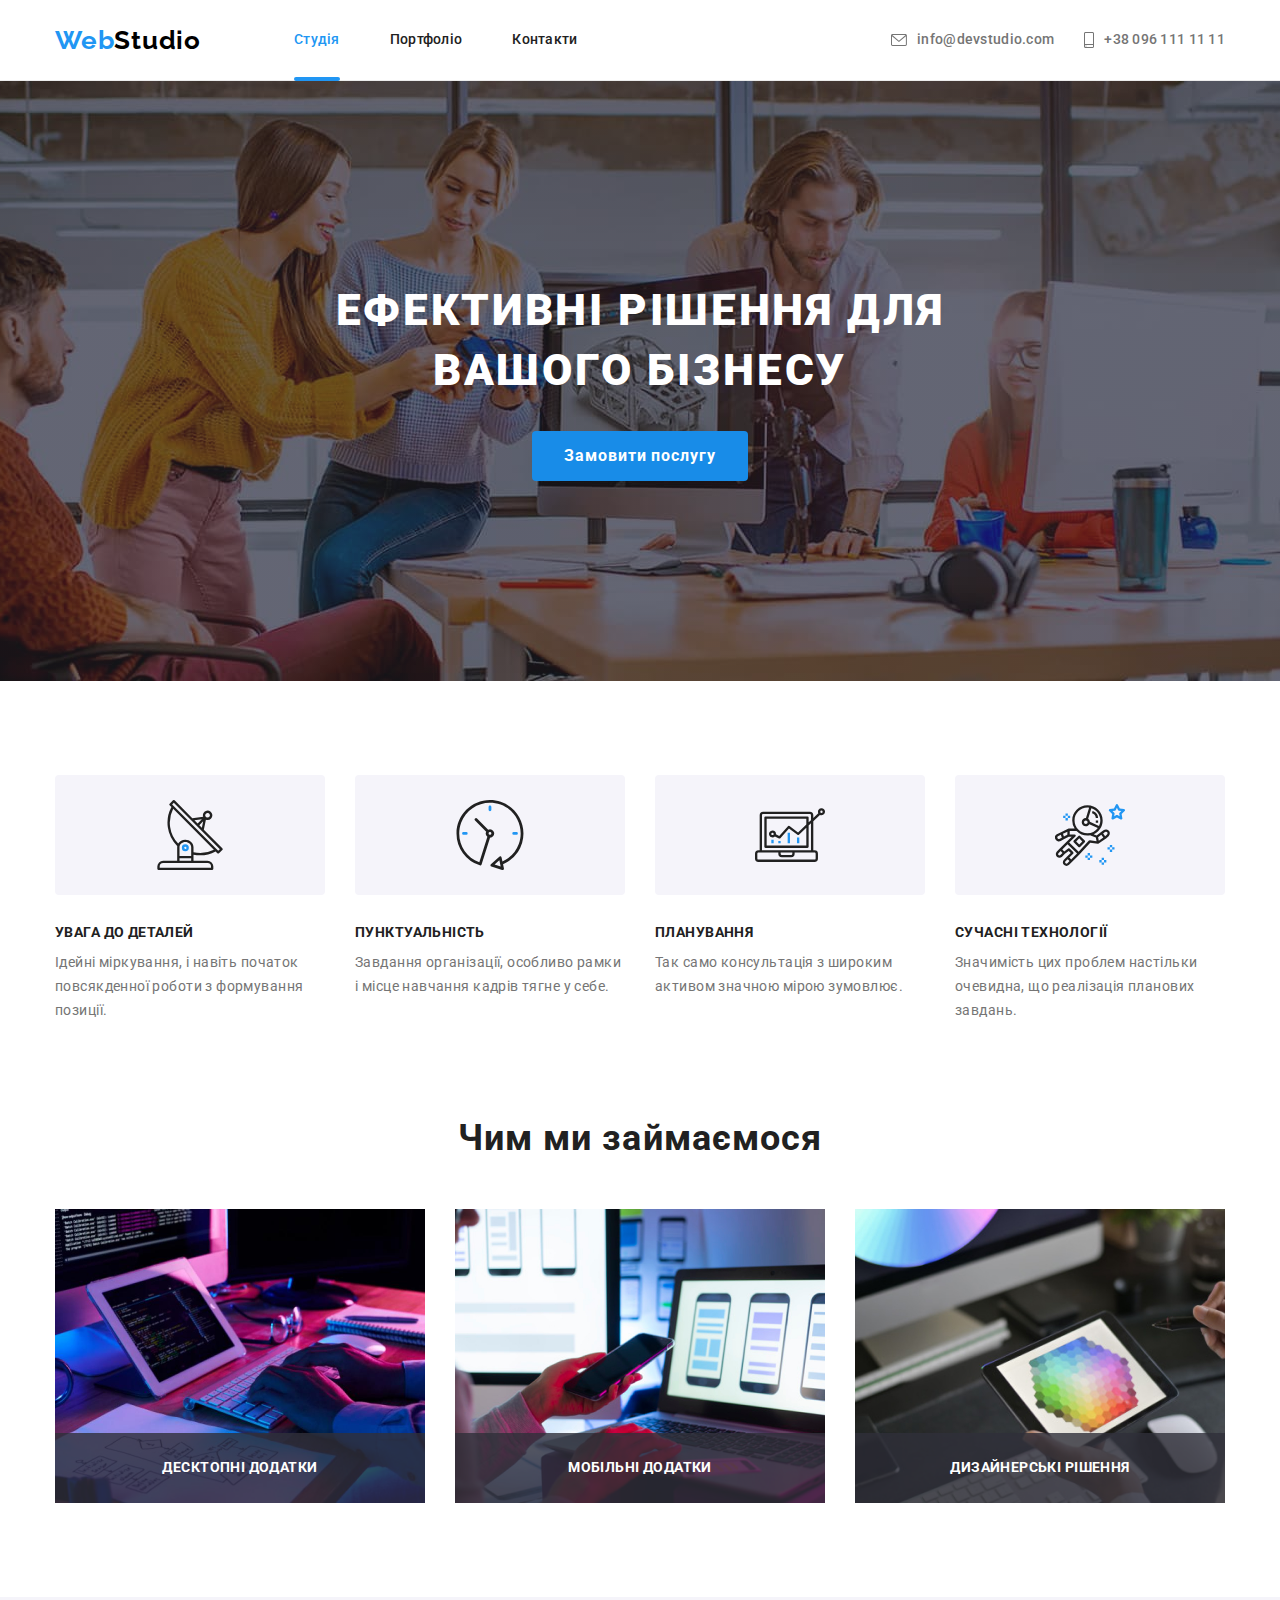
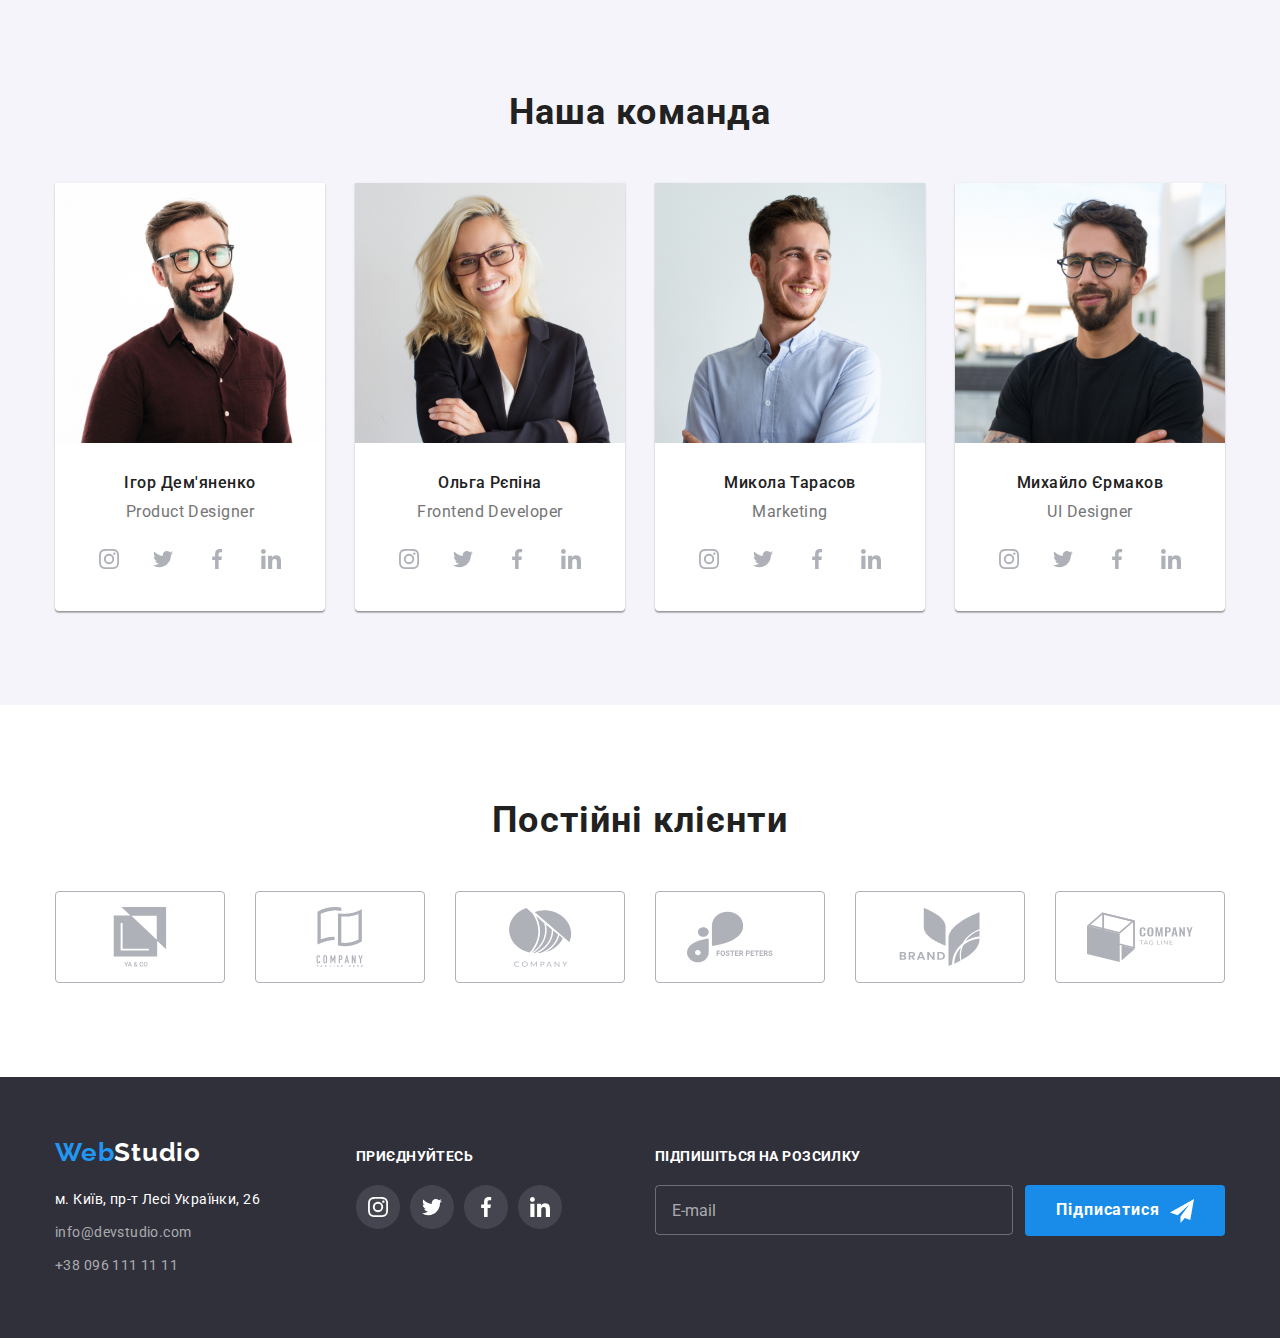
<file: index.html>
<!DOCTYPE html>
<html lang="uk">
  <head>
    <meta charset="UTF-8" />
    <meta http-equiv="X-UA-Compatible" content="IE=edge" />
    <meta name="viewport" content="width=device-width, initial-scale=1.0" />
    <title>Головна</title>
    <link rel="preconnect" href="https://fonts.googleapis.com" />
    <link rel="preconnect" href="https://fonts.gstatic.com" crossorigin />
    <link
      href="https://fonts.googleapis.com/css2?family=Raleway:wght@700&family=Roboto:wght@400;500;700;900&display=swap"
      rel="stylesheet"
    />
    <link
      rel="stylesheet"
      href="https://cdnjs.cloudflare.com/ajax/libs/modern-normalize/1.0.0/modern-normalize.min.css"
    />

    <link rel="stylesheet" href="./css/main.min.css" />
  </head>

  <body>
    <header class="header">
      <div class="container main-nav">
        <!-- Nav Bar -->

        <nav class="nav">
          <a class="logo nav__logo link" href=""
            ><span class="logo__colored">Web</span>Studio</a
          >
          <ul class="nav__list">
            <li class="nav__item">
              <a href="" class="nav__link header__link link current">Студія</a>
            </li>

            <li class="nav__item">
              <a href="./portfolio.html" class="nav__link header__link link"
                >Портфоліо</a
              >
            </li>

            <li class="nav__item">
              <a href="" class="nav__link header__link link">Контакти</a>
            </li>
          </ul>
        </nav>

        <!-- Contacts -->

        <ul class="contacts">
          <li class="contacts__item">
            <a
              class="contacts__link header__link link"
              href="mailto:info@devstudio.com"
              aria-label="envelope"
              ><svg class="contacts__icon-envelope contacts__icon">
                <use href="./images/symbol-defs.svg#icon-envelope"></use></svg
              >info@devstudio.com</a
            >
          </li>

          <li class="contacts__item">
            <a
              class="contacts__link header__link link"
              href="tel:+380961111111"
              aria-label="smartphone"
              ><svg class="contacts__icon-smartphone contacts__icon">
                <use href="./images/symbol-defs.svg#icon-smartphone"></use></svg
              >+38 096 111 11 11</a
            >
          </li>
        </ul>
      </div>
    </header>

    <main>
      <!-- Title -->

      <section class="hero">
        <div class="container">
          <h1 class="hero-title">Ефективні рішення для вашого бізнесу</h1>
          <button class="hero-button button" type="button" data-modal-open>
            Замовити послугу
          </button>
        </div>
      </section>

      <!-- Features -->

      <section class="section">
        <div class="container">
          <h2 class="section__title visually-hidden">Наші переваги</h2>
          <ul class="features__list">
            <li class="features__item">
              <div class="features__icon-block">
                <svg class="features__icon">
                  <use href="./images/symbol-defs.svg#icon-antenna"></use>
                </svg>
              </div>
              <h3 class="features__title">УВАГА ДО ДЕТАЛЕЙ</h3>
              <p class="features__text">
                Ідейні міркування, і навіть початок повсякденної роботи з
                формування позиції.
              </p>
            </li>

            <li class="features__item">
              <div class="features__icon-block">
                <svg class="features__icon">
                  <use href="./images/symbol-defs.svg#icon-clock"></use>
                </svg>
              </div>

              <h3 class="features__title">ПУНКТУАЛЬНІСТЬ</h3>
              <p class="features__text">
                Завдання організації, особливо рамки і місце навчання кадрів
                тягне у себе.
              </p>
            </li>

            <li class="features__item">
              <div class="features__icon-block">
                <svg class="features__icon">
                  <use href="./images/symbol-defs.svg#icon-laptop"></use>
                </svg>
              </div>
              <h3 class="features__title">ПЛАНУВАННЯ</h3>
              <p class="features__text">
                Так само консультація з широким активом значною мірою зумовлює.
              </p>
            </li>

            <li class="features__item">
              <div class="features__icon-block">
                <svg class="features__icon">
                  <use href="./images/symbol-defs.svg#icon-astronaut"></use>
                </svg>
              </div>

              <h3 class="features__title">СУЧАСНІ ТЕХНОЛОГІЇ</h3>
              <p class="features__text">
                Значимість цих проблем настільки очевидна, що реалізація
                планових завдань.
              </p>
            </li>
          </ul>
        </div>
      </section>

      <!-- Description of the company -->

      <section class="section description">
        <div class="container">
          <h2 class="section__title">Чим ми займаємося</h2>
          <ul class="description__list">
            <li class="description__image">
              <img
                src="./images/coding.jpg"
                width="370"
                height="294"
                alt="програмування"
              />
              <p class="description__text">Десктопні додатки</p>
            </li>

            <li class="description__image">
              <img
                src="./images/prototyping.jpg"
                width="370"
                height="294"
                alt="створення прототипу сайту"
              />
              <p class="description__text">Мобільні додатки</p>
            </li>

            <li class="description__image">
              <img
                src="./images/design.jpg"
                width="370"
                height="294"
                alt="коло кольорів"
              />
              <p class="description__text">Дизайнерські рішення</p>
            </li>
          </ul>
        </div>
      </section>

      <!-- Team -->

      <section class="section team">
        <div class="container">
          <h2 class="section__title">Наша команда</h2>
          <ul class="team__list">
            <li class="team__element">
              <img
                class="team__image"
                src="./images/idemyanenko.jpg"
                width="270"
                height="260"
                alt="фото Ігора Дем'яненко"
              />
              <div class="team__content">
                <h3 class="team__title">Ігор Дем'яненко</h3>
                <p class="team__text" lang="en">Product Designer</p>
                <ul class="social-link__list list">
                  <li>
                    <a
                      class="link social__link"
                      href="https://www.instagram.com/"
                    >
                      <svg class="social__icon">
                        <use
                          href="./images/symbol-defs.svg#icon-instagram"
                        ></use>
                      </svg>
                    </a>
                  </li>
                  <li>
                    <a
                      class="link social__link"
                      href="https://www.twitter.com/"
                    >
                      <svg class="social__icon">
                        <use href="./images/symbol-defs.svg#icon-twitter"></use>
                      </svg>
                    </a>
                  </li>
                  <li>
                    <a
                      class="link social__link"
                      href="https://www.facebook.com/"
                    >
                      <svg class="social__icon">
                        <use
                          href="./images/symbol-defs.svg#icon-facebook"
                        ></use>
                      </svg>
                    </a>
                  </li>
                  <li>
                    <a
                      class="link social__link"
                      href="https://www.linkedin.com/"
                    >
                      <svg class="social__icon">
                        <use
                          href="./images/symbol-defs.svg#icon-linkedin"
                        ></use>
                      </svg>
                    </a>
                  </li>
                </ul>
              </div>
            </li>

            <li class="team__element">
              <img
                class="team__image"
                src="./images/orepina.jpg"
                width="270"
                height="260"
                alt="фото Ольги Рєпіної"
              />
              <div class="team__content">
                <h3 class="team__title">Ольга Рєпіна</h3>
                <p class="team__text" lang="en">Frontend Developer</p>
                <ul class="social-link__list">
                  <li>
                    <a
                      class="link social__link"
                      href="https://www.instagram.com/"
                      aria-label="Instagram"
                    >
                      <svg class="social__icon">
                        <use
                          href="./images/symbol-defs.svg#icon-instagram"
                        ></use>
                      </svg>
                    </a>
                  </li>
                  <li>
                    <a
                      class="link social__link"
                      href="https://twitter.com/"
                      aria-label="Twitter"
                    >
                      <svg class="social__icon">
                        <use href="./images/symbol-defs.svg#icon-twitter"></use>
                      </svg>
                    </a>
                  </li>
                  <li>
                    <a
                      class="link social__link"
                      href="https://facebook.com/"
                      aria-label="Facebook"
                    >
                      <svg class="social__icon">
                        <use
                          href="./images/symbol-defs.svg#icon-facebook"
                        ></use>
                      </svg>
                    </a>
                  </li>
                  <li>
                    <a
                      class="link social__link"
                      href="https://linkedin.com/"
                      aria-label="LinkedIn"
                    >
                      <svg class="social__icon">
                        <use
                          href="./images/symbol-defs.svg#icon-linkedin"
                        ></use>
                      </svg>
                    </a>
                  </li>
                </ul>
              </div>
            </li>

            <li class="team__element">
              <img
                class="team__image"
                src="./images/mtarasov.jpg"
                width="270"
                height="260"
                alt="фото Миколи Тарасова"
              />
              <div class="team__content">
                <h3 class="team__title">Микола Тарасов</h3>
                <p class="team__text" lang="en">Marketing</p>
                <ul class="social-link__list">
                  <li>
                    <a
                      class="link social__link"
                      href="https://www.instagram.com/"
                      aria-label="Instagram"
                    >
                      <svg class="social__icon">
                        <use
                          href="./images/symbol-defs.svg#icon-instagram"
                        ></use>
                      </svg>
                    </a>
                  </li>
                  <li>
                    <a
                      class="link social__link"
                      href="https://www.twitter.com/"
                      aria-label="Twitter"
                    >
                      <svg class="social__icon">
                        <use href="./images/symbol-defs.svg#icon-twitter"></use>
                      </svg>
                    </a>
                  </li>
                  <li>
                    <a
                      class="link social__link"
                      href="https://www.facebook.com/"
                      aria-label="Facebook"
                    >
                      <svg class="social__icon">
                        <use
                          href="./images/symbol-defs.svg#icon-facebook"
                        ></use>
                      </svg>
                    </a>
                  </li>
                  <li>
                    <a
                      class="link social__link"
                      href="https://www.linkedin.com/"
                      aria-label="LinkedIn"
                    >
                      <svg class="social__icon">
                        <use
                          href="./images/symbol-defs.svg#icon-linkedin"
                        ></use>
                      </svg>
                    </a>
                  </li>
                </ul>
              </div>
            </li>

            <li class="team__element">
              <img
                class="team__image"
                src="./images/myermakov.jpg"
                width="270"
                height="260"
                alt="фото Михайла Єрмакова"
              />
              <div class="team__content">
                <h3 class="team__title">Михайло Єрмаков</h3>
                <p class="team__text" lang="en">UI Designer</p>
                <ul class="social-link__list">
                  <li>
                    <a
                      class="link social__link"
                      href="https://www.instagram.com/"
                      aria-label="Instagram"
                    >
                      <svg class="social__icon">
                        <use
                          href="./images/symbol-defs.svg#icon-instagram"
                        ></use>
                      </svg>
                    </a>
                  </li>
                  <li>
                    <a
                      class="link social__link"
                      href="https://www.twitter.com/"
                      aria-label="Twitter"
                    >
                      <svg class="social__icon">
                        <use href="./images/symbol-defs.svg#icon-twitter"></use>
                      </svg>
                    </a>
                  </li>
                  <li>
                    <a
                      class="link social__link"
                      href="https://www.facebook.com/"
                      aria-label="Facebook"
                    >
                      <svg class="social__icon">
                        <use
                          href="./images/symbol-defs.svg#icon-facebook"
                        ></use>
                      </svg>
                    </a>
                  </li>
                  <li>
                    <a
                      class="link social__link"
                      href="https://www.linkedin.com/"
                      aria-label="LinkedIn"
                    >
                      <svg class="social__icon">
                        <use
                          href="./images/symbol-defs.svg#icon-linkedin"
                        ></use>
                      </svg>
                    </a>
                  </li>
                </ul>
              </div>
            </li>
          </ul>
        </div>
      </section>

      <!-- Clients -->
      <section class="section clients">
        <div class="container">
          <h2 class="section__title">Постійні клієнти</h2>
          <ul class="clients__list">
            <li class="clients__element">
              <a class="link clients__link" href="">
                <svg class="clients__link-icon">
                  <use href="./images/symbol-defs.svg#icon-union"></use>
                </svg>
              </a>
            </li>
            <li class="clients__element">
              <a class="link clients__link" href="">
                <svg class="clients__link-icon">
                  <use href="./images/symbol-defs.svg#icon-company2"></use>
                </svg>
              </a>
            </li>
            <li class="clients__element">
              <a class="link clients__link" href="">
                <svg class="clients__link-icon">
                  <use href="./images/symbol-defs.svg#icon-company3"></use>
                </svg>
              </a>
            </li>

            <li class="clients__element">
              <a class="link clients__link" href="">
                <svg class="clients__link-icon">
                  <use href="./images/symbol-defs.svg#icon-foster-peters"></use>
                </svg>
              </a>
            </li>

            <li class="clients__element">
              <a class="link clients__link" href="">
                <svg class="clients__link-icon">
                  <use href="./images/symbol-defs.svg#icon-brand5"></use>
                </svg>
              </a>
            </li>

            <li class="clients__element">
              <a class="link clients__link" href="">
                <svg class="clients__link-icon">
                  <use href="./images/symbol-defs.svg#icon-tag-line6"></use>
                </svg>
              </a>
            </li>
          </ul>
        </div>
      </section>
    </main>

    <!-- Footer -->
    <footer class="footer">
      <div class="container footer__full">
        <div class="footer__left-part">
          <a class="logo footer__logo link" href=""
            ><span class="logo__colored">Web</span>Studio</a
          >
          <address>
            <ul class="footer__list">
              <li class="footer__item">
                <a
                  class="footer__link link address"
                  href="https://www.google.com/maps/place/%D0%B1%D1%83%D0%BB.+%D0%9B%D0%B5%D1%81%D0%B8+%D0%A3%D0%BA%D1%80%D0%B0%D0%B8%D0%BD%D0%BA%D0%B8,+26,+%D0%9A%D0%B8%D0%B5%D0%B2,+02000/@50.4265807,30.5361971,17z/data=!3m1!4b1!4m5!3m4!1s0x40d4cf0e033ecbe9:0x57a4dffefec77da0!8m2!3d50.4265807!4d30.5383858"
                >
                  м. Київ, пр-т Лесі Українки, 26</a
                >
              </li>
              <li class="footer__item">
                <a
                  class="footer__link contact link"
                  href="mailto:info@devstudio.com"
                  >info@devstudio.com</a
                >
              </li>
              <li class="footer__item">
                <a class="footer__link contact link" href="tel:+380961111111">
                  +38 096 111 11 11</a
                >
              </li>
            </ul>
          </address>
        </div>

        <div class="footer__middle-part">
          <b class="footer__text">Приєднуйтесь</b>
          <ul class="social-link__list footer__social-link-list">
            <li>
              <a
                class="link social__link footer__link-area"
                href="https://www.instagram.com/"
                aria-label="Instagram"
              >
                <svg class="social__icon footer__social-icon">
                  <use href="./images/symbol-defs.svg#icon-instagram"></use>
                </svg>
              </a>
            </li>

            <li>
              <a
                class="link social__link footer__link-area"
                href="https://www.twitter.com/"
                aria-label="Twitter"
              >
                <svg class="social__icon footer__social-icon">
                  <use href="./images/symbol-defs.svg#icon-twitter"></use>
                </svg>
              </a>
            </li>

            <li>
              <a
                class="link social__link footer__link-area"
                href="https://www.facebook.com/"
                aria-label="Facebook"
              >
                <svg class="social__icon footer__social-icon">
                  <use href="./images/symbol-defs.svg#icon-facebook"></use>
                </svg>
              </a>
            </li>
            <li>
              <a
                class="link social__link footer__link-area"
                href="https://www.linkedin.com/"
                aria-label="LinkedIn"
              >
                <svg class="social__icon footer__social-icon">
                  <use href="./images/symbol-defs.svg#icon-linkedin"></use>
                </svg>
              </a>
            </li>
          </ul>
        </div>

        <div class="footer__right-part">
          <b class="footer__text">Підпишіться на розсилку</b>

          <form class="mail-form">
            <label class="mail-form-label">
              <input
                class="mail-form-input"
                type="email"
                name="user_email"
                placeholder="E-mail"
              />
            </label>

            <button class="button button-mail-form" type="submit">
              Підписатися
              <svg class="icon-footer-follow" width="24" height="24">
                <use href="./images/symbol-defs.svg#icon-follow"></use>
              </svg>
            </button>
          </form>
        </div>
      </div>
    </footer>

    <!-- Модальне вікно -->

    <!-- фоновий колір -->

    <div class="backdrop is-hidden" data-modal>
      <!-- модальне вікно -->

      <div class="modal">
        <button class="modal__button button" type="button" data-modal-close>
          <svg class="modal__icon-close">
            <use href="./images/symbol-defs.svg#icon-close-modal"></use>
          </svg>
        </button>

        <!-- Форма -->

        <form class="contact-form">
          <b class="contact-form-capture">
            Залиште свої дані, ми вам передзвонимо
          </b>

          <label class="contact-form-label">
            <span class="contact-form-text">Ім'я</span>
            <span class="contact-form-input-wrapper">
              <input class="contact-form-input" type="text" name="user_name" />
              <svg class="icon-contact-form" width="18" height="18">
                <use href="./images/symbol-defs.svg#icon-modal-name"></use>
              </svg>
            </span>
          </label>

          <label class="contact-form-label">
            <span class="contact-form-text">Телефон</span>
            <span class="contact-form-input-wrapper">
              <input class="contact-form-input" type="tel" name="user_phone" />
              <svg class="icon-contact-form" width="18" height="18">
                <use href="./images/symbol-defs.svg#icon-modal-phone"></use>
              </svg>
            </span>
          </label>

          <label class="contact-form-label">
            <span class="contact-form-text">Пошта</span>
            <span class="contact-form-input-wrapper">
              <input
                class="contact-form-input"
                type="email"
                name="user_email"
              />
              <svg class="icon-contact-form" width="18" height="18">
                <use href="./images/symbol-defs.svg#icon-modal-email"></use>
              </svg>
            </span>
          </label>

          <label class="contact-form-label contact-label-comment">
            <span class="contact-form-text">Коментар</span>
            <textarea
              class="contact-form-comment"
              type="text"
              name="user_comment"
              placeholder="Введіть текст"
            ></textarea>
          </label>

          <label class="contact-form-checkbox-wrapper">
            <input
              type="checkbox"
              class="contact-form-checkbox visually-hidden"
            />
            <svg class="icon-contact-checkbox" width="16" height="15">
              <use href="./images/symbol-defs.svg#icon-modal-checked"></use>
            </svg>
            <span class="contact-form-terms-text"
              >Погоджуюся з розсилкою та приймаю&nbsp;
            </span>
            <a href=""
              ><span class="contact-form-terms-link link"
                >Умови договору</span
              ></a
            >
          </label>

          <button class="contact-form-button button" type="submit">
            Відправити
          </button>
        </form>
      </div>
    </div>

    <script src="./js/modal.js"></script>
  </body>
</html>
</file>
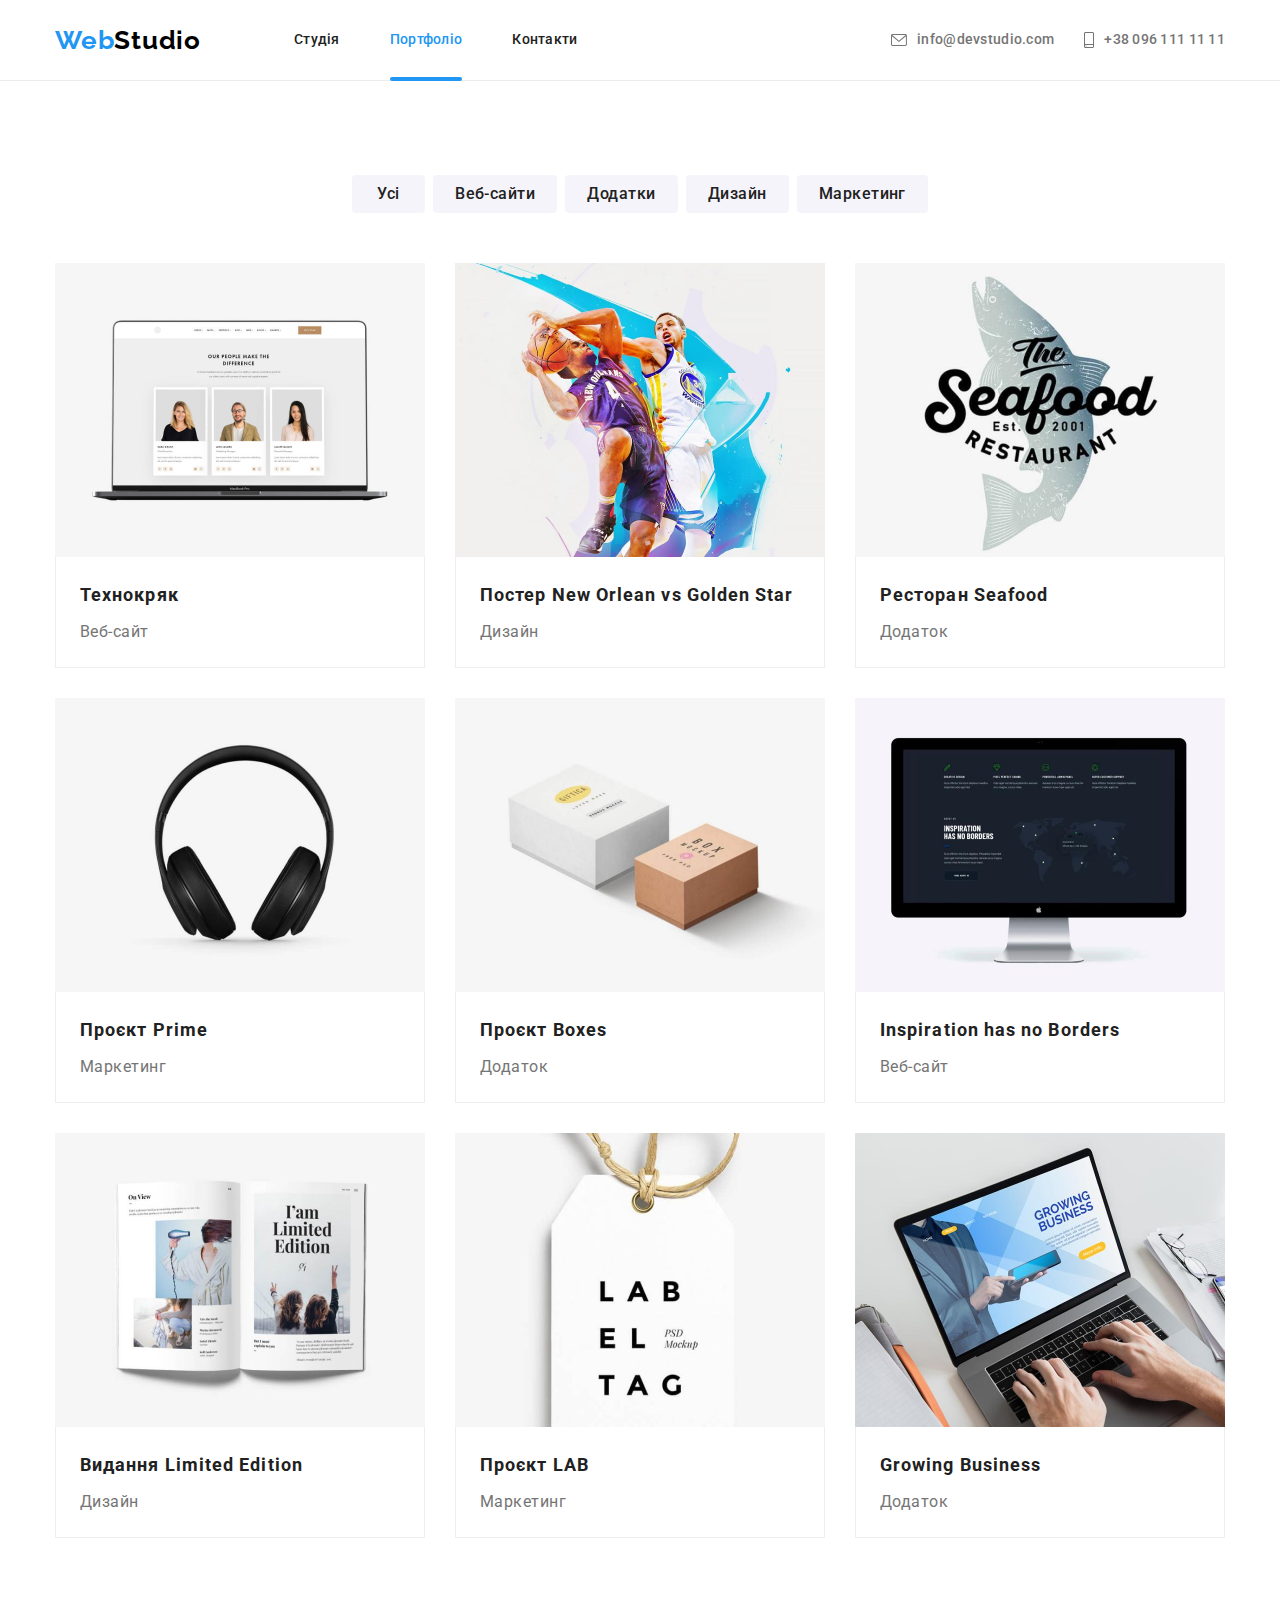
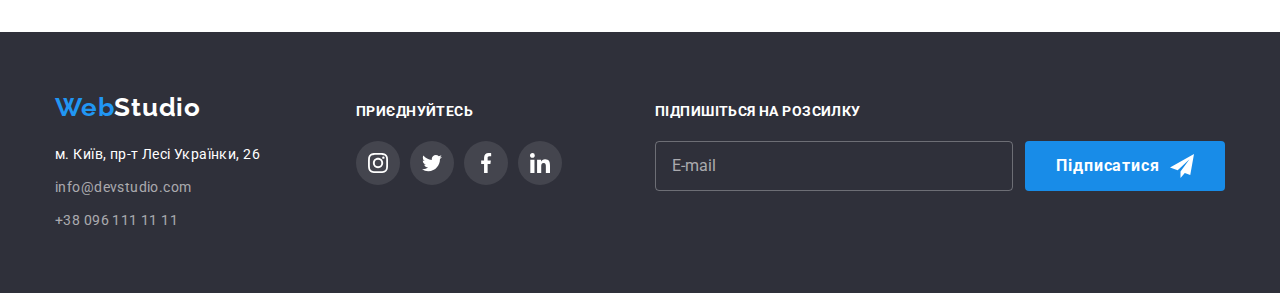
<file: portfolio.html>
<!DOCTYPE html>
<html lang="uk">
  <head>
    <meta charset="UTF-8" />
    <meta http-equiv="X-UA-Compatible" content="IE=edge" />
    <meta name="viewport" content="width=device-width, initial-scale=1.0" />
    <title>Портфоліо</title>
    <link rel="preconnect" href="https://fonts.googleapis.com" />
    <link rel="preconnect" href="https://fonts.gstatic.com" crossorigin />
    <link
      href="https://fonts.googleapis.com/css2?family=Raleway:wght@700&family=Roboto:wght@400;500;700;900&display=swap"
      rel="stylesheet"
    />
    <link
      rel="stylesheet"
      href="https://cdnjs.cloudflare.com/ajax/libs/modern-normalize/1.0.0/modern-normalize.min.css"
    />
    <link rel="stylesheet" href="./css/main.min.css" />
  </head>

  <body>
    <header class="header">
      <div class="container main-nav">
        <!-- Nav Bar -->

        <nav class="nav">
          <a class="logo nav__logo link" href="./"
            ><span class="logo__colored">Web</span>Studio</a
          >
          <ul class="nav__list">
            <li class="nav__item">
              <a class="nav__link header__link link" href="./index.html"
                >Студія</a
              >
            </li>

            <li class="nav__item">
              <a class="nav__link header__link link current" href=""
                >Портфоліо</a
              >
            </li>

            <li class="nav__item">
              <a class="nav__link header__link link" href="">Контакти</a>
            </li>
          </ul>
        </nav>

        <!-- Contacts -->

        <ul class="contacts">
          <li class="contacts__item">
            <a
              class="contacts__link header__link link"
              href="mailto:info@devstudio.com"
              ><svg class="contacts__icon-envelope contacts__icon">
                <use href="./images/symbol-defs.svg#icon-envelope"></use></svg
              >info@devstudio.com</a
            >
          </li>

          <li class="contacts__item">
            <a class="contacts__link header__link link" href="tel:+380961111111"
              ><svg class="contacts__icon-smartphone contacts__icon">
                <use href="./images/symbol-defs.svg#icon-smartphone"></use></svg
              >+38 096 111 11 11</a
            >
          </li>
        </ul>
      </div>
    </header>

    <main>
      <section class="section examples">
        <div class="container">
          <h1 class="section-title visually-hidden">Examples</h1>

          <!-- Filter -->

          <ul class="filter">
            <li>
              <button class="filter__button button" type="button">Усі</button>
            </li>

            <li>
              <button class="filter__button button" type="button">
                Веб-сайти
              </button>
            </li>

            <li>
              <button class="filter__button button" type="button">
                Додатки
              </button>
            </li>
            <li>
              <button class="filter__button button" type="button">
                Дизайн
              </button>
            </li>

            <li>
              <button class="filter__button button" type="button">
                Маркетинг
              </button>
            </li>
          </ul>

          <!-- Examples -->

          <ul class="examples__list">
            <li class="examples__item">
              <a class="link examples__link" href="">
                <div class="overlay-wrapper">
                  <img
                    class="examples__image"
                    src="images/technokryak.jpg"
                    width="370"
                    height="294"
                    alt="ноутбук"
                  />
                  <p class="overlay__text">
                    Ресурс пропонує комплексні пропозиції з різним рівнем
                    функціоналу та сервісів. Все це дозволить відвідувачу
                    отримати вичерпні відомості про компанію чи приватну особу.
                  </p>
                </div>

                <div class="examples__content">
                  <h2 class="examples__title">Технокряк</h2>
                  <p class="examples__text">Веб-сайт</p>
                </div>
              </a>
            </li>

            <li class="examples__item">
              <a class="link examples__link" href="">
                <div class="overlay-wrapper">
                  <img
                    class="examples-image"
                    src="images/poster-new-orlean.jpg"
                    width="370"
                    height="294"
                    alt="постер баскетбол"
                  />
                  <p class="overlay__text">
                    Ресурс пропонує комплексні пропозиції з різним рівнем
                    функціоналу та сервісів. Все це дозволить відвідувачу
                    отримати вичерпні відомості про компанію чи приватну особу.
                  </p>
                </div>

                <div class="examples__content">
                  <h2 class="examples__title">
                    Постер <span lang="en">New Orlean vs Golden Star</span>
                  </h2>
                  <p class="examples__text">Дизайн</p>
                </div></a
              >
            </li>

            <li class="examples__item">
              <a class="link examples__link" href="">
                <div class="overlay-wrapper">
                  <img
                    class="examples-image"
                    src="images/restaurant-seafood.jpg"
                    width="370"
                    height="294"
                    alt="логотип акули"
                  />
                  <p class="overlay__text">
                    Ресурс пропонує комплексні пропозиції з різним рівнем
                    функціоналу та сервісів. Все це дозволить відвідувачу
                    отримати вичерпні відомості про компанію чи приватну особу.
                  </p>
                </div>

                <div class="examples__content">
                  <h2 class="examples__title">
                    Ресторан <span lang="en">Seafood</span>
                  </h2>
                  <p class="examples__text">Додаток</p>
                </div></a
              >
            </li>

            <li class="examples__item">
              <a class="link examples__link" href="">
                <div class="overlay-wrapper">
                  <img
                    class="examples-image"
                    src="images/project-prime.jpg"
                    width="370"
                    height="294"
                    alt="чорні навушники"
                  />
                  <p class="overlay__text">
                    Ресурс пропонує комплексні пропозиції з різним рівнем
                    функціоналу та сервісів. Все це дозволить відвідувачу
                    отримати вичерпні відомості про компанію чи приватну особу.
                  </p>
                </div>

                <div class="examples__content">
                  <h2 class="examples__title">
                    Проєкт <span lang="en">Prime</span>
                  </h2>
                  <p class="examples__text">Маркетинг</p>
                </div>
              </a>
            </li>

            <li class="examples__item">
              <a class="link examples__link" href="">
                <div class="overlay-wrapper">
                  <img
                    class="examples-image"
                    src="images/project-boxes.jpg"
                    width="370"
                    height="294"
                    alt="2 блоки"
                  />
                  <p class="overlay__text">
                    Ресурс пропонує комплексні пропозиції з різним рівнем
                    функціоналу та сервісів. Все це дозволить відвідувачу
                    отримати вичерпні відомості про компанію чи приватну особу.
                  </p>
                </div>

                <div class="examples__content">
                  <h2 class="examples__title">
                    Проєкт <span lang="en">Boxes</span>
                  </h2>
                  <p class="examples__text">Додаток</p>
                </div>
              </a>
            </li>

            <li class="examples__item">
              <a class="link examples__link" href="">
                <div class="overlay-wrapper">
                  <img
                    class="examples-image"
                    src="images/inspiration-has-no-borders.jpg"
                    width="370"
                    height="294"
                    alt="монітор"
                  />
                  <p class="overlay__text">
                    Ресурс пропонує комплексні пропозиції з різним рівнем
                    функціоналу та сервісів. Все це дозволить відвідувачу
                    отримати вичерпні відомості про компанію чи приватну особу.
                  </p>
                </div>

                <div class="examples__content">
                  <h2 class="examples__title" lang="en">
                    Inspiration has no Borders
                  </h2>
                  <p class="examples__text">Веб-сайт</p>
                </div>
              </a>
            </li>

            <li class="examples__item">
              <a class="link examples__link" href="">
                <div class="overlay-wrapper">
                  <img
                    class="examples-image"
                    src="images/publishing-limited-edition.jpg"
                    width="370"
                    height="294"
                    alt="Дизайн журналу"
                  />
                  <p class="overlay__text">
                    Ресурс пропонує комплексні пропозиції з різним рівнем
                    функціоналу та сервісів. Все це дозволить відвідувачу
                    отримати вичерпні відомості про компанію чи приватну особу.
                  </p>
                </div>

                <div class="examples__content">
                  <h2 class="examples__title">
                    Видання <span lang="en">Limited Edition</span>
                  </h2>
                  <p class="examples__text">Дизайн</p>
                </div>
              </a>
            </li>

            <li class="examples__item">
              <a class="link examples__link" href="">
                <div class="overlay-wrapper">
                  <img
                    class="examples-image"
                    src="images/project-lab.jpg"
                    width="370"
                    height="294"
                    alt="Дизайн тегу"
                  />
                  <p class="overlay__text">
                    Ресурс пропонує комплексні пропозиції з різним рівнем
                    функціоналу та сервісів. Все це дозволить відвідувачу
                    отримати вичерпні відомості про компанію чи приватну особу.
                  </p>
                </div>

                <div class="examples__content">
                  <h2 class="examples__title">
                    Проєкт <span lang="en">LAB</span>
                  </h2>
                  <p class="examples__text">Маркетинг</p>
                </div>
              </a>
            </li>

            <li class="examples__item">
              <a class="link examples__link" href="">
                <div class="overlay-wrapper">
                  <img
                    class="examples-image"
                    src="images/growing-business.jpg"
                    width="370"
                    height="294"
                    alt="додаток для ноутбуку"
                  />
                  <p class="overlay__text">
                    Ресурс пропонує комплексні пропозиції з різним рівнем
                    функціоналу та сервісів. Все це дозволить відвідувачу
                    отримати вичерпні відомості про компанію чи приватну особу.
                  </p>
                </div>

                <div class="examples__content">
                  <h2 class="examples__title" lang="en">Growing Business</h2>
                  <p class="examples__text">Додаток</p>
                </div>
              </a>
            </li>
          </ul>
        </div>
      </section>
    </main>

    <!-- Footer -->

    <!-- Footer -->
    <!-- Footer -->
    <footer class="footer">
      <div class="container footer__full">
        <div class="footer__left-part">
          <a class="logo footer__logo link" href=""
            ><span class="logo__colored">Web</span>Studio</a
          >
          <address>
            <ul class="footer__list">
              <li class="footer__item">
                <a
                  class="footer__link link address"
                  href="https://www.google.com/maps/place/%D0%B1%D1%83%D0%BB.+%D0%9B%D0%B5%D1%81%D0%B8+%D0%A3%D0%BA%D1%80%D0%B0%D0%B8%D0%BD%D0%BA%D0%B8,+26,+%D0%9A%D0%B8%D0%B5%D0%B2,+02000/@50.4265807,30.5361971,17z/data=!3m1!4b1!4m5!3m4!1s0x40d4cf0e033ecbe9:0x57a4dffefec77da0!8m2!3d50.4265807!4d30.5383858"
                >
                  м. Київ, пр-т Лесі Українки, 26</a
                >
              </li>
              <li class="footer__item">
                <a
                  class="footer__link contact link"
                  href="mailto:info@devstudio.com"
                  >info@devstudio.com</a
                >
              </li>
              <li class="footer__item">
                <a class="footer__link contact link" href="tel:+380961111111">
                  +38 096 111 11 11</a
                >
              </li>
            </ul>
          </address>
        </div>

        <div class="footer__middle-part">
          <b class="footer__text">Приєднуйтесь</b>
          <ul class="social-link__list footer__social-link-list">
            <li>
              <a
                class="link social__link footer__link-area"
                href="https://www.instagram.com/"
                aria-label="Instagram"
              >
                <svg class="social__icon footer__social-icon">
                  <use href="./images/symbol-defs.svg#icon-instagram"></use>
                </svg>
              </a>
            </li>

            <li>
              <a
                class="link social__link footer__link-area"
                href="https://www.twitter.com/"
                aria-label="Twitter"
              >
                <svg class="social__icon footer__social-icon">
                  <use href="./images/symbol-defs.svg#icon-twitter"></use>
                </svg>
              </a>
            </li>

            <li>
              <a
                class="link social__link footer__link-area"
                href="https://www.facebook.com/"
                aria-label="Facebook"
              >
                <svg class="social__icon footer__social-icon">
                  <use href="./images/symbol-defs.svg#icon-facebook"></use>
                </svg>
              </a>
            </li>
            <li>
              <a
                class="link social__link footer__link-area"
                href="https://www.linkedin.com/"
                aria-label="LinkedIn"
              >
                <svg class="social__icon footer__social-icon">
                  <use href="./images/symbol-defs.svg#icon-linkedin"></use>
                </svg>
              </a>
            </li>
          </ul>
        </div>

        <div class="footer__right-part">
          <b class="footer__text">Підпишіться на розсилку</b>

          <form class="mail-form">
            <label class="mail-form-label">
              <input
                class="mail-form-input"
                type="email"
                name="user_email"
                placeholder="E-mail"
              />
            </label>

            <button class="button button-mail-form" type="submit">
              Підписатися
              <svg class="icon-footer-follow" width="24" height="24">
                <use href="./images/symbol-defs.svg#icon-follow"></use>
              </svg>
            </button>
          </form>
        </div>
      </div>
    </footer>
  </body>
</html>
</file>
<file: css/main.min.css>
:root{--accent-color: #2196f3;--primary-text-color: #757575;--title-text-color: #212121;--primary-background-color: #ffffff;--dark-background-color: #2f303a;--light-background-color: #f5f4fa;--dark-logo-color: #000000;--border-color: #eeeeee;--additional-accent-color: #188ce8;--border-header-color: #ececec;--primary-font: "Roboto", sans-serif;--secondary-font: "Raleway", sans-serif;--transition-dur-and-tim: 250ms cubic-bezier(0.4, 0, 0.2, 1)}.visually-hidden{position:absolute;width:1px;height:1px;margin:-1px;border:0;padding:0;white-space:nowrap;clip-path:inset(100%);clip:rect(0 0 0 0);overflow:hidden}body{font-family:var(--primary-font);background-color:var(--primary-background-color);color:var(--primary-text-color)}img,svg{display:block;max-width:100%;height:auto}h1,h2,h3,p,ul{margin:0}ul{list-style:none;padding:0}.link,.logo{text-decoration:none}.button{font-size:16px;cursor:pointer;border:none;border-radius:4px}.container{width:1200px;margin:0 auto;padding-left:15px;padding-right:15px}.section{padding-top:94px;padding-bottom:94px;text-align:center}.section__title{margin-bottom:50px;color:var(--title-text-color);font-weight:700;font-size:36px;line-height:1.17;letter-spacing:.03em}.logo{font-family:var(--secondary-font);font-weight:700;color:var(--dark-logo-color);font-size:26px;line-height:1.19;letter-spacing:.03em;transition:color var(--transition-dur-and-tim)}.logo:hover,.logo:hover{color:var(--accent-color)}.logo__colored{color:var(--accent-color)}.nav__logo{color:var(--dark-logo-color)}.footer__logo{display:inline-block;margin-bottom:20px;color:var(--primary-background-color)}.current{padding-bottom:28px;position:relative}.current::after{display:block;content:"";position:absolute;width:100%;height:4px;bottom:-1px;left:0;background-color:var(--accent-color);border-radius:2px;margin-top:28px}.nav__item>.current{color:var(--accent-color)}.main-nav{display:flex;align-items:center}.nav{display:flex;align-items:center}.nav__list{display:flex;margin-left:93px}.nav__link{display:block;padding-top:32px;padding-bottom:32px;color:var(--title-text-color);transition:color var(--transition-dur-and-tim)}.nav__link:hover,.nav__link:focus{color:var(--accent-color)}.nav__item+.nav__item{margin-left:50px}.contacts{display:flex;margin-left:auto}.contacts__item{display:flex;align-items:center}.contacts__item+.contacts__item{margin-left:30px}.contacts__link{display:flex;gap:10px;align-items:center;color:var(--primary-text-color);transition:color var(--transition-dur-and-tim)}.contacts__link:hover,.contacts__link:focus{color:var(--accent-color)}.contacts__icon{fill:currentColor}.contacts__icon-envelope{width:16px;height:12px}.contacts__icon-smartphone{width:10px;height:16px}.backdrop{position:fixed;top:0;left:0;z-index:1000;width:100%;height:100%;background-color:rgba(0,0,0,.2);opacity:1;transition:opacity var(--transition-dur-and-tim),visibility var(--transition-dur-and-tim)}.backdrop.is-hidden{opacity:0;pointer-events:none;visibility:hidden}.social-link__list{display:flex;gap:10px;justify-content:center}.social__link{display:flex;align-items:center;justify-content:center;width:44px;height:44px;border-radius:50px;transition:background-color var(--transition-dur-and-tim)}.social__link:hover,.social__link:focus{background-color:var(--accent-color)}.social__icon{fill:#afb1b8;height:20px;width:20px;transition:fill var(--transition-dur-and-tim)}.social__link:hover .social__icon,.social__link:focus .social__icon{fill:var(--primary-background-color)}.footer__social-link-list{margin-top:20px}.footer__link-area{background-color:rgba(255,255,255,.1);border-radius:50px}.footer__social-icon{fill:var(--primary-background-color)}.modal{position:absolute;top:50%;left:50%;min-width:528px;min-height:581px;background-color:#fff;box-shadow:0px 1px 3px rgba(0,0,0,.12),0px 1px 1px rgba(0,0,0,.14),0px 2px 1px rgba(0,0,0,.2);border-radius:4px;transform:translate(-50%, -50%) scale(1);transition:transform var(--transition-dur-and-tim)}.is-hidden .modal{transform:translate(-50%, -50%) scale(0.9)}.modal__button{position:absolute;display:flex;justify-content:center;align-items:center;right:8px;top:8px;width:30px;height:30px;border:1px solid rgba(0,0,0,.1);background-color:var(--primary-background-color);border-radius:50%;transition:border-color var(--transition-dur-and-tim)}.modal__icon-close{position:absolute;width:11px;height:11px;transition:fill var(--transition-dur-and-tim)}.modal__button:hover .modal__icon-close,.modal__button:focus .modal__icon-close{fill:var(--accent-color)}.contact-form{display:flex;flex-direction:column;padding:40px}.contact-form-capture{margin-top:1px;margin-bottom:12px;font-size:20px;line-height:1.15;text-align:center;letter-spacing:.03em;color:var(--title-text-color)}.contact-form-input-wrapper{position:relative}.icon-contact-form{position:absolute;top:50%;left:15px;transform:translateY(-50%);transition:fill var(--transition-dur-and-tim)}.contact-form-label{font-size:16px;line-height:1.17;letter-spacing:.01em;margin-bottom:10px}.contact-form-text{display:block;font-size:12px;line-height:1.17;letter-spacing:.01em;margin-bottom:4px}.contact-form-input{width:100%;padding-top:12px;padding-bottom:12px;padding-left:42px;border:1px solid rgba(33,33,33,.2);border-radius:4px;transition:border-color var(--transition-dur-and-tim)}.contact-form-input:focus{border-color:var(--accent-color);outline:none}.contact-form-input:focus+.icon-contact-form{fill:var(--accent-color)}.contact-label-comment{margin-bottom:20px}.contact-form-comment{display:block;resize:none;width:100%;height:120px;padding:15px;border:1px solid rgba(33,33,33,.2);border-radius:4px;font-size:12px;line-height:1.17;letter-spacing:.01em;outline:none;transition:border-color var(--transition-dur-and-tim)}.contact-form-comment:focus{border-color:var(--accent-color)}.contact-form-comment::placeholder{color:rgba(117,117,117,.5)}.contact-terms-link{outline-color:var(--accent-color)}.contact-form-checkbox-wrapper{display:flex;justify-content:center;align-items:center;margin-bottom:30px}.icon-contact-checkbox{margin-right:9px;border:2px solid var(--dark-logo-color);border-radius:2px;cursor:pointer}.contact-form-checkbox:checked+.icon-contact-checkbox{background-color:var(--accent-color);border:none;transition:background-color var(--transition-dur-and-tim)}.contact-form-checkbox:focus{outline-color:var(--accent-color)}.contact-form-terms-text{font-size:14px;line-height:1.71;letter-spacing:.03em}.contact-form-terms-link{font-size:14px;line-height:1.71;letter-spacing:.03em;color:var(--accent-color);text-decoration:underline}.contact-form-button{align-self:center;min-width:200px;padding:10px 52px;font-weight:700;font-size:16px;line-height:1.88;letter-spacing:.06em;color:var(--primary-background-color);background-color:var(--accent-color);transition:backgroung-color var(--transition-dur-and-tim),box-shadow var(--transition-dur-and-tim)}.contact-form-button:hover,.contact-form-button:focus{background-color:var(--additional-accent-color);box-shadow:0px 4px 4px rgba(0,0,0,.15)}.mail-form{display:flex;margin-top:20px}.mail-form-input{width:358px;height:50px;margin-right:12px;padding:15px;padding-left:16px;color:var(--primary-background-color);border:1px solid rgba(255,255,255,.3);border-radius:4px;background-color:rgba(0,0,0,0);transition:border-color var(--transition-dur-and-tim)}.mail-form-input::placeholder{color:rgba(255,255,255,.6)}.mail-form-input:focus{border-color:var(--accent-color);outline:none}.button-mail-form{display:inline-flex;justify-content:center;align-items:center;min-width:200px;padding-top:10px;padding-bottom:10px;font-weight:700;font-size:16px;line-height:1.88;letter-spacing:.06em;color:var(--primary-background-color);background-color:var(--additional-accent-color);transition:background-color var(--transition-dur-and-tim),box-shadow var(--transition-dur-and-tim)}.button-mail-form:hover,.button-mail-form:focus{background-color:var(--accent-color);box-shadow:0px 4px 4px rgba(0,0,0,.15)}.icon-footer-follow{margin-left:10px}.filter{display:flex;gap:8px;margin-bottom:50px;justify-content:center}.filter__button{min-width:73px;padding:6px 22px;background-color:var(--light-background-color);color:var(--title-text-color);font-weight:500;line-height:1.63;letter-spacing:.03em;transition:background-color var(--transition-dur-and-tim),color var(--transition-dur-and-tim),box-shadow var(--transition-dur-and-tim)}.filter__button:hover,.filter__button:focus{box-shadow:0px 3px 1px rgba(0,0,0,.1),0px 1px 2px rgba(0,0,0,.08),0px 2px 2px rgba(0,0,0,.12);color:var(--primary-background-color);background-color:var(--accent-color)}.header{border-bottom:1px solid var(--border-header-color)}.header__link{font-weight:500;font-size:14px;line-height:1.14;letter-spacing:.02em}.hero{padding-top:200px;padding-bottom:200px;margin-left:auto;margin-right:auto;text-align:center;background-color:var(--dark-background-color);background-image:linear-gradient(to right, rgba(47, 48, 58, 0.4), rgba(47, 48, 58, 0.4)),url("../images/hero-background.jpg");max-width:1600px;height:600px;background-position:center;background-repeat:no-repeat;background-size:cover}.hero-title{margin-left:auto;margin-right:auto;margin-bottom:30px;width:696px;color:var(--primary-background-color);font-size:44px;font-weight:900;line-height:1.36;letter-spacing:.06em;text-transform:uppercase}.hero-button{min-width:216px;padding:10px 32px;background-color:var(--additional-accent-color);color:var(--primary-background-color);font-weight:700;line-height:1.88;letter-spacing:.06em;transition:background-color var(--transition-dur-and-tim),box-shadow var(--transition-dur-and-tim)}.hero-button:hover{box-shadow:0px 4px 4px rgba(0,0,0,.15);background-color:var(--accent-color)}.features__title{margin-bottom:10px;color:var(--title-text-color);font-weight:700;font-size:14px;line-height:1.14;letter-spacing:.03em;text-transform:uppercase}.features__text{font-size:14px;line-height:1.71;letter-spacing:.03em}.features__list,.description__list{display:flex;flex-wrap:wrap;gap:30px}.features__item{flex-basis:calc((100% - 90px)/4);text-align:left}.features__icon-block{display:flex;justify-content:center;height:120px;align-items:center;background-color:var(--light-background-color);border-radius:4px;margin-bottom:30px}.features__icon{width:70px;height:70px}.description{padding-top:0px}.description__image{display:flex;flex-basis:calc((100% - 60px)/3);position:relative}.description__text{display:flex;justify-content:center;align-items:center;position:absolute;bottom:0;left:0;width:100%;height:70px;font-weight:700;font-size:14px;line-height:1.14;letter-spacing:.03em;text-transform:uppercase;color:var(--primary-background-color);background-color:rgba(47,48,58,.8)}.team{background-color:var(--light-background-color)}.team__list{display:flex;gap:30px}.team__element{border-radius:0px 0px 4px 4px;flex-basis:calc((100% - 90px)/4);box-shadow:0px 1px 3px rgba(0,0,0,.12),0px 1px 1px rgba(0,0,0,.14),0px 2px 1px rgba(0,0,0,.2);text-align:center;background-color:var(--primary-background-color)}.team__content{padding-top:30px;padding-bottom:30px}.team__title{margin-bottom:10px;color:var(--title-text-color);font-weight:500;font-size:16px;line-height:1.19;letter-spacing:.03em}.team__text{font-size:16px;line-height:1.19;letter-spacing:.03em;margin-bottom:16px}.clients__list{display:flex;gap:30px;align-items:center}.clients__element{width:170px;height:92px}.clients__link{display:flex;justify-content:center;align-items:center;width:100%;height:100%;border:1px solid #afb1b8;border-radius:4px;transition:border-color var(--transition-dur-and-tim)}.clients__link:hover{border-color:var(--accent-color)}.clients__link-icon{width:106px;height:60px;fill:#afb1b8;transition:fill var(--transition-dur-and-tim)}.clients__link:hover .clients__link-icon,.clients__link:focus .clients__link-icon{fill:var(--accent-color)}.footer{padding-top:60px;padding-bottom:60px;background-color:var(--dark-background-color)}.footer__full{display:flex;align-items:baseline}.footer__left-part{flex-grow:1}.footer__middle-part{margin-left:70px}.footer__right-part{margin-left:93px}.footer__item:not(:last-child){margin-bottom:9px}.footer__link{font-size:14px;line-height:1.71;letter-spacing:.03em;font-style:normal;transition:color var(--transition-dur-and-tim)}.footer__link:hover,.footer__link:focus{color:var(--accent-color)}.address{color:var(--primary-background-color)}.contact{color:rgba(255,255,255,.6)}.footer__text{color:var(--primary-background-color);font-weight:700;font-size:14px;line-height:1.14;letter-spacing:.03em;text-transform:uppercase}.examples__list{display:flex;flex-wrap:wrap;gap:30px}.examples__item{display:flex;flex-basis:calc((100% - 60px)/3)}.examples__link{transition:box-shadow var(--transition-dur-and-tim)}.examples__link:hover,.examples__link:focus{box-shadow:0px 1px 1px rgba(0,0,0,.12),0px 4px 4px rgba(0,0,0,.06),1px 4px 6px rgba(0,0,0,.16)}.overlay-wrapper{position:relative;overflow:hidden}.overlay__text{position:absolute;top:0;left:0;width:100%;height:100%;padding:63px 24px;font-size:18px;line-height:1.56;text-align:left;letter-spacing:.03em;color:var(--primary-background-color);background-color:rgba(33,150,243,.9);transform:translateY(150%);transition:transform var(--transition-dur-and-tim)}.examples__link:hover .overlay__text,.examples__link:focus .overlay__text{transform:translateY(0)}.examples__content{border:1px solid var(--border-color);border-top:none;padding:20px 24px;text-align:left}.examples__title{margin-bottom:4px;color:var(--title-text-color);font-weight:700;font-size:18px;line-height:2;letter-spacing:.06em}.examples__text{color:var(--primary-text-color);font-size:16px;line-height:1.88;letter-spacing:.03em}/*# sourceMappingURL=main.min.css.map */
</file>
